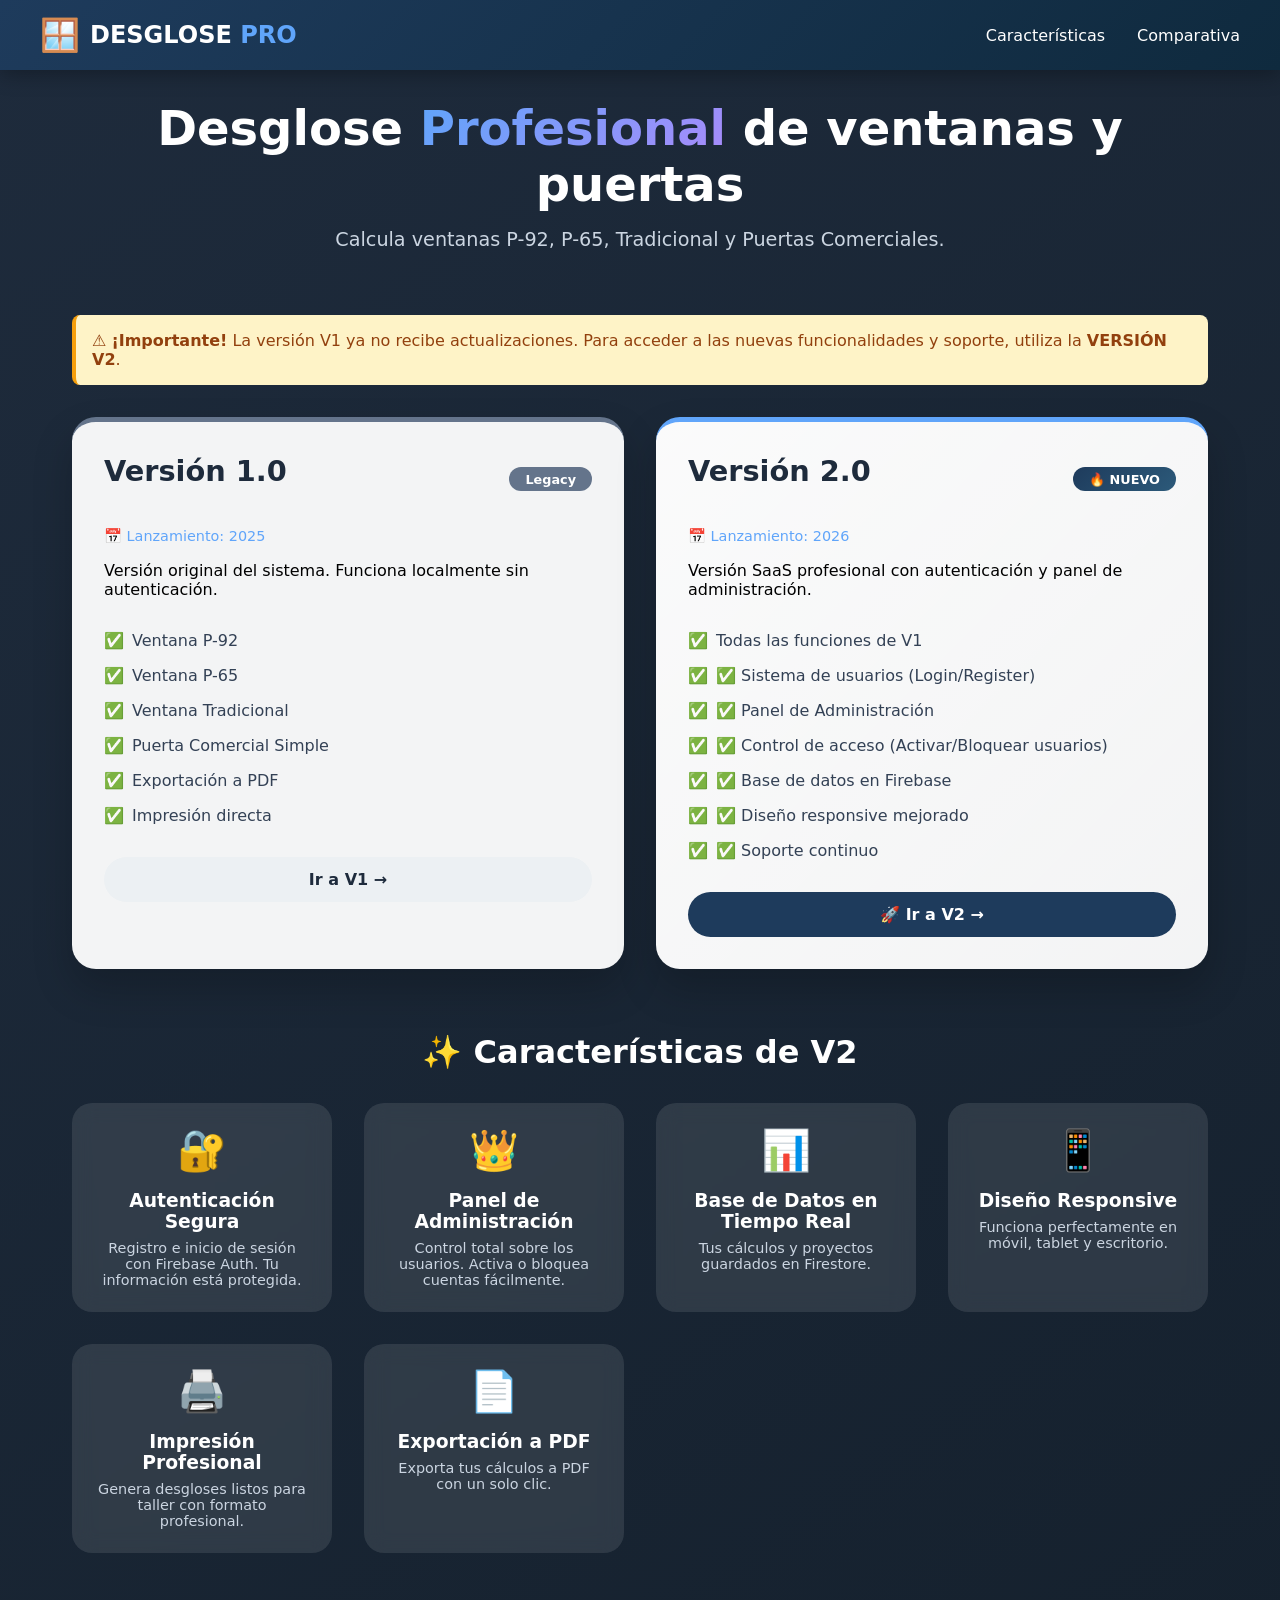
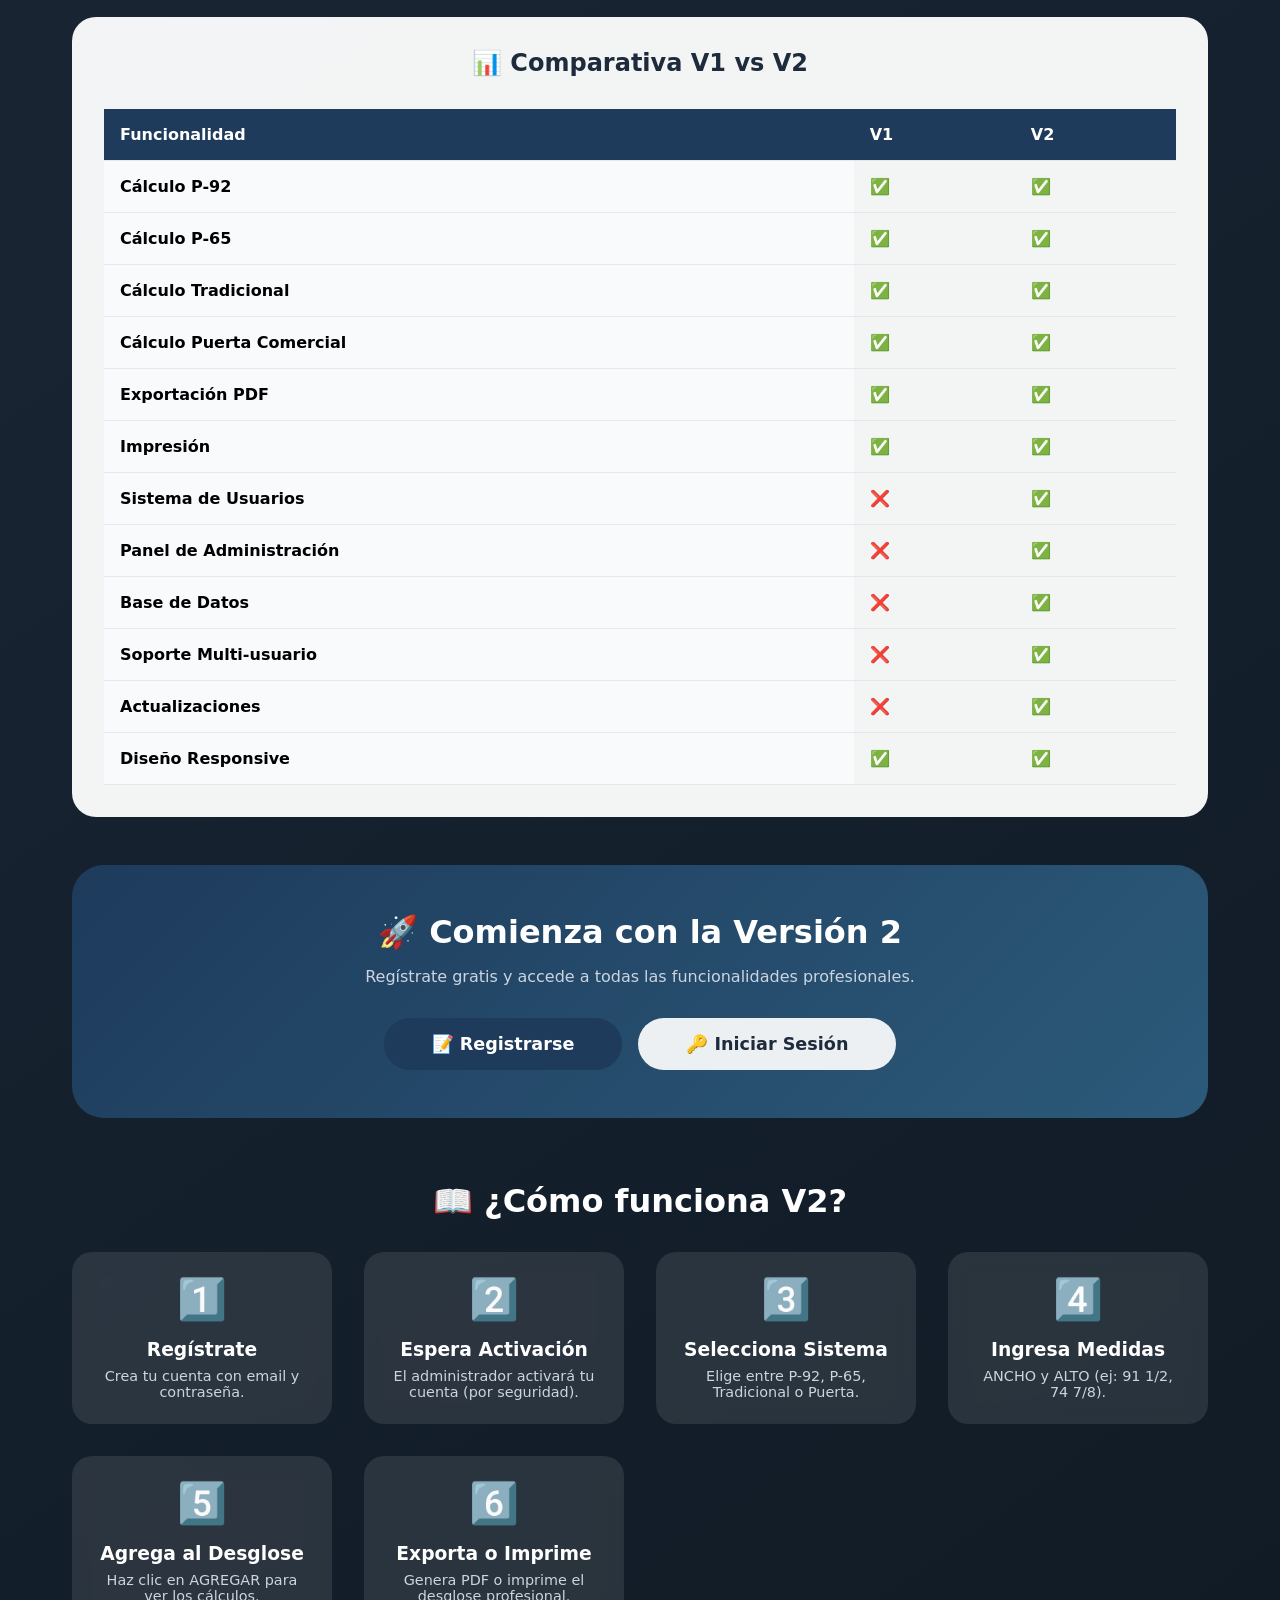
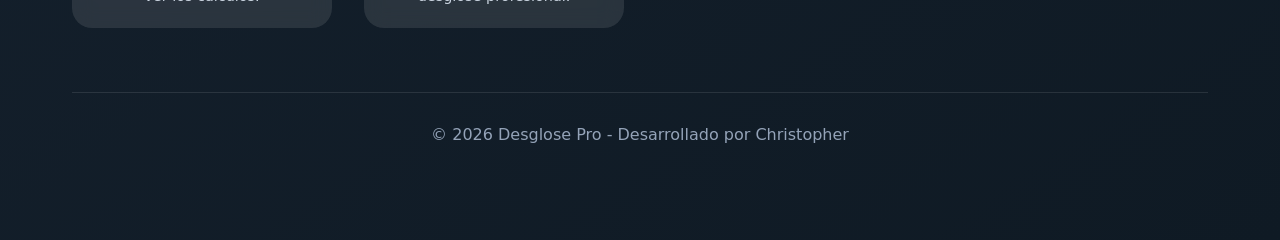
<file: index.html>
<!DOCTYPE html>
<html lang="es">
<head>
    <meta charset="UTF-8">
    <meta name="viewport" content="width=device-width, initial-scale=1.0">
    <title>DESGLOSE VENTANAS · SISTEMA PROFESIONAL</title>
    <link rel="icon" type="image/svg+xml" href="public/favicon.svg">
    <link rel="shortcut icon" href="public/favicon.svg">
    <link rel="stylesheet" href="style.css">
</head>
<body>
    <header class="header">
        <div class="header-content">
            <div class="logo">
                <div class="logo-icon">🪟</div>
                <div class="logo-text">DESGLOSE <span>PRO</span></div>
            </div>
            <div class="nav-links">
                <a href="#features">Características</a>
                <a href="#comparison">Comparativa</a>
            </div>
        </div>
    </header>

    <div class="container">
        <!-- Hero Section -->
        <div class="hero">
            <h1>Desglose <span>Profesional</span> de ventanas y puertas</h1>
            <p> Calcula ventanas P-92, P-65, Tradicional y Puertas Comerciales.</p>
        </div>

        <!-- Warning Banner -->
        <div class="warning-banner">
            <p>⚠️ <strong>¡Importante!</strong> La versión V1 ya no recibe actualizaciones. Para acceder a las nuevas funcionalidades y soporte, utiliza la <strong>VERSIÓN V2</strong>.</p>
        </div>

        <!-- Version Cards -->
        <div class="version-grid">
            <!-- V1 Card -->
            <div class="card card-v1">
                <div class="card-header">
                    <h2>Versión 1.0</h2>
                    <span class="badge-v1">Legacy</span>
                </div>
                <p class="version">📅 Lanzamiento: 2025</p>
                <p>Versión original del sistema. Funciona localmente sin autenticación.</p>
                <ul class="feature-list">
                    <li>Ventana P-92</li>
                    <li>Ventana P-65</li>
                    <li>Ventana Tradicional</li>
                    <li>Puerta Comercial Simple</li>
                    <li>Exportación a PDF</li>
                    <li>Impresión directa</li>
                </ul>
                <div style="margin-top: 1rem;">
                    <a href="https://desglose.netlify.app" class="btn btn-secondary" style="width: 100%;">Ir a V1 →</a>
                </div>
            </div>

            <!-- V2 Card -->
            <div class="card card-v2">
                <div class="card-header">
                    <h2>Versión 2.0</h2>
                    <span class="badge-v2">🔥 NUEVO</span>
                </div>
                <p class="version">📅 Lanzamiento: 2026</p>
                <p>Versión SaaS profesional con autenticación y panel de administración.</p>
                <ul class="feature-list">
                    <li>Todas las funciones de V1</li>
                    <li>✅ Sistema de usuarios (Login/Register)</li>
                    <li>✅ Panel de Administración</li>
                    <li>✅ Control de acceso (Activar/Bloquear usuarios)</li>
                    <li>✅ Base de datos en Firebase</li>
                    <li>✅ Diseño responsive mejorado</li>
                    <li>✅ Soporte continuo</li>
                </ul>
                <div style="margin-top: 1rem;">
                    <a href="https://desglose-pro.vercel.app" class="btn btn-primary" style="width: 100%;">🚀 Ir a V2 →</a>
                </div>
            </div>
        </div>

        <!-- Features Section -->
        <div class="features-section" id="features">
            <h2>✨ Características de V2</h2>
            <div class="features-grid">
                <div class="feature-card">
                    <div class="feature-icon">🔐</div>
                    <h3>Autenticación Segura</h3>
                    <p>Registro e inicio de sesión con Firebase Auth. Tu información está protegida.</p>
                </div>
                <div class="feature-card">
                    <div class="feature-icon">👑</div>
                    <h3>Panel de Administración</h3>
                    <p>Control total sobre los usuarios. Activa o bloquea cuentas fácilmente.</p>
                </div>
                <div class="feature-card">
                    <div class="feature-icon">📊</div>
                    <h3>Base de Datos en Tiempo Real</h3>
                    <p>Tus cálculos y proyectos guardados en Firestore.</p>
                </div>
                <div class="feature-card">
                    <div class="feature-icon">📱</div>
                    <h3>Diseño Responsive</h3>
                    <p>Funciona perfectamente en móvil, tablet y escritorio.</p>
                </div>
                <div class="feature-card">
                    <div class="feature-icon">🖨️</div>
                    <h3>Impresión Profesional</h3>
                    <p>Genera desgloses listos para taller con formato profesional.</p>
                </div>
                <div class="feature-card">
                    <div class="feature-icon">📄</div>
                    <h3>Exportación a PDF</h3>
                    <p>Exporta tus cálculos a PDF con un solo clic.</p>
                </div>
            </div>
        </div>

        <!-- Comparison Table -->
        <div class="comparison" id="comparison">
            <h2>📊 Comparativa V1 vs V2</h2>
            <table class="comparison-table">
                <thead>
                    <tr>
                        <th>Funcionalidad</th>
                        <th>V1</th>
                        <th>V2</th>
                    </tr>
                </thead>
                <tbody>
                    <tr><td>Cálculo P-92</td><td class="check">✅</td><td class="check">✅</td></tr>
                    <tr><td>Cálculo P-65</td><td class="check">✅</td><td class="check">✅</td></tr>
                    <tr><td>Cálculo Tradicional</td><td class="check">✅</td><td class="check">✅</td></tr>
                    <tr><td>Cálculo Puerta Comercial</td><td class="check">✅</td><td class="check">✅</td></tr>
                    <tr><td>Exportación PDF</td><td class="check">✅</td><td class="check">✅</td></tr>
                    <tr><td>Impresión</td><td class="check">✅</td><td class="check">✅</td></tr>
                    <tr><td>Sistema de Usuarios</td><td class="x">❌</td><td class="check">✅</td></tr>
                    <tr><td>Panel de Administración</td><td class="x">❌</td><td class="check">✅</td></tr>
                    <tr><td>Base de Datos</td><td class="x">❌</td><td class="check">✅</td></tr>
                    <tr><td>Soporte Multi-usuario</td><td class="x">❌</td><td class="check">✅</td></tr>
                    <tr><td>Actualizaciones</td><td class="x">❌</td><td class="check">✅</td></tr>
                    <tr><td>Diseño Responsive</td><td class="check">✅</td><td class="check">✅</td></tr>
                </tbody>
            </table>
        </div>

        <!-- CTA Section -->
        <div class="cta" id="v2">
            <h2>🚀 Comienza con la Versión 2</h2>
            <p>Regístrate gratis y accede a todas las funcionalidades profesionales.</p>
            <div class="cta-buttons">
                <a href="https://desglose-pro.vercel.app/register" class="btn btn-primary btn-large">📝 Registrarse</a>
                <a href="https://desglose-pro.vercel.app/login" class="btn btn-secondary btn-large">🔑 Iniciar Sesión</a>
            </div>
        </div>

        <!-- Cómo funciona -->
        <div class="features-section">
            <h2>📖 ¿Cómo funciona V2?</h2>
            <div class="features-grid">
                <div class="feature-card">
                    <div class="feature-icon">1️⃣</div>
                    <h3>Regístrate</h3>
                    <p>Crea tu cuenta con email y contraseña.</p>
                </div>
                <div class="feature-card">
                    <div class="feature-icon">2️⃣</div>
                    <h3>Espera Activación</h3>
                    <p>El administrador activará tu cuenta (por seguridad).</p>
                </div>
                <div class="feature-card">
                    <div class="feature-icon">3️⃣</div>
                    <h3>Selecciona Sistema</h3>
                    <p>Elige entre P-92, P-65, Tradicional o Puerta.</p>
                </div>
                <div class="feature-card">
                    <div class="feature-icon">4️⃣</div>
                    <h3>Ingresa Medidas</h3>
                    <p>ANCHO y ALTO (ej: 91 1/2, 74 7/8).</p>
                </div>
                <div class="feature-card">
                    <div class="feature-icon">5️⃣</div>
                    <h3>Agrega al Desglose</h3>
                    <p>Haz clic en AGREGAR para ver los cálculos.</p>
                </div>
                <div class="feature-card">
                    <div class="feature-icon">6️⃣</div>
                    <h3>Exporta o Imprime</h3>
                    <p>Genera PDF o imprime el desglose profesional.</p>
                </div>
            </div>
        </div>

        <!-- Footer -->
        <div class="footer">
            <p>© 2026 Desglose Pro - Desarrollado por Christopher</p>
        </div>
    </div>
    <script src="script.js"></script>
</body>
</html>
</file>
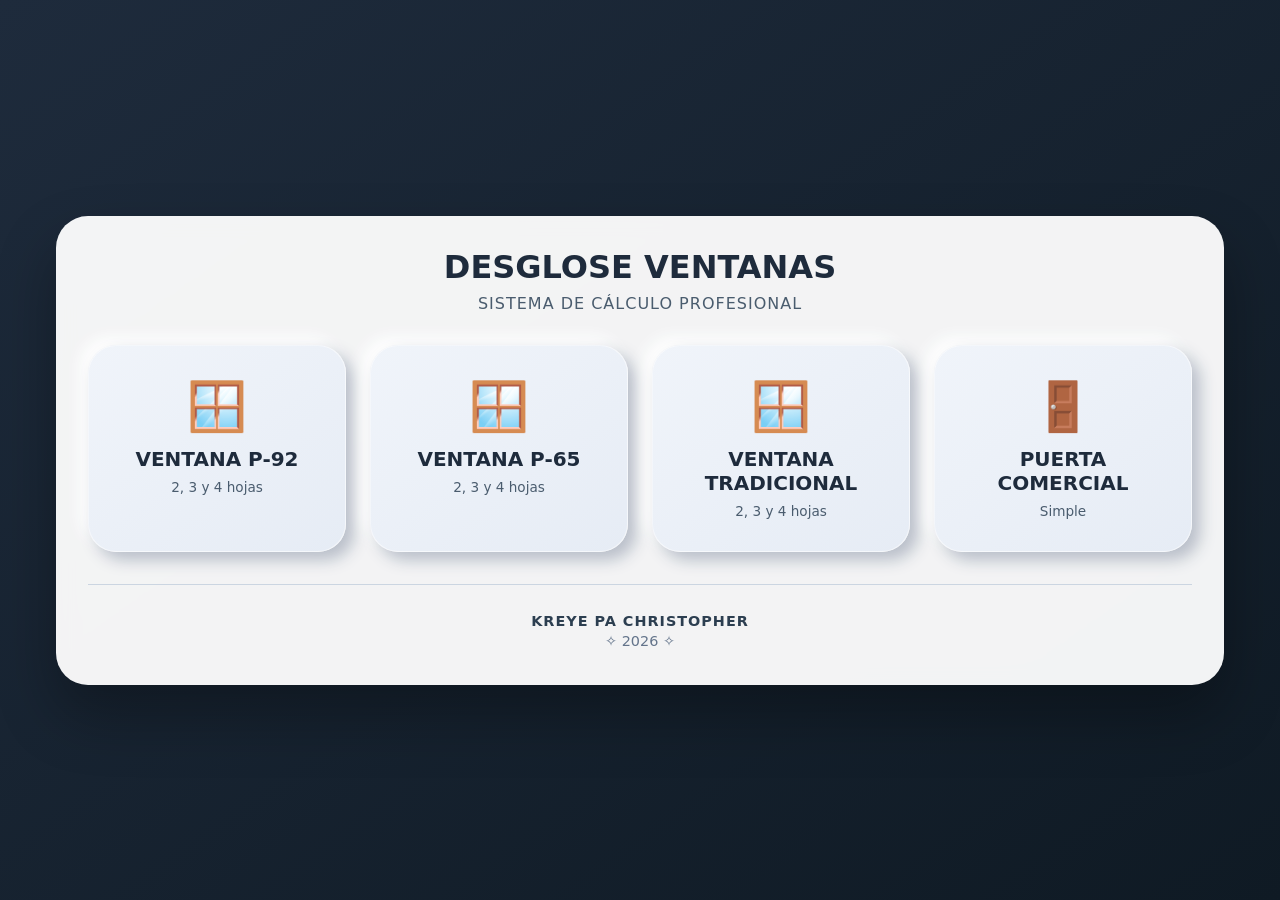
<file: close/index.html>
<!DOCTYPE html>
<html lang="es">
<head>
    <meta charset="UTF-8">
    <meta name="viewport" content="width=device-width, initial-scale=1.0">
    <title>DESGLOSE VENTANAS · SISTEMA PROFESIONAL</title>
    <link rel="icon" type="image/svg+xml" href="public/favicon.svg">
    <link rel="shortcut icon" href="public/favicon.svg">
    <link rel="stylesheet" href="style.css">
</head>
<body>
    <div class="splash-container">
        <div class="splash-card">
            <h1>DESGLOSE VENTANAS</h1>
            <h2>SISTEMA DE CÁLCULO PROFESIONAL</h2>
            
            <div class="product-grid">
                <a href="ventanas/p-92/p-92.html" class="product-card">
                    <div class="product-icon">🪟</div>
                    <div class="product-title">VENTANA P-92</div>
                    <div class="product-desc">2, 3 y 4 hojas</div>
                </a>
                
                <a href="ventanas/p-65/p-65.html" class="product-card">
                    <div class="product-icon">🪟</div>
                    <div class="product-title">VENTANA P-65</div>
                    <div class="product-desc">2, 3 y 4 hojas</div>
                </a>
                
                <a href="ventanas/tradicional/tradicional.html" class="product-card">
                    <div class="product-icon">🪟</div>
                    <div class="product-title">VENTANA TRADICIONAL</div>
                    <div class="product-desc">2, 3 y 4 hojas</div>
                </a>
                
                <a href="puertas/puerta-comercial/puerta-comercial.html" class="product-card">
                    <div class="product-icon">🚪</div>
                    <div class="product-title">PUERTA COMERCIAL</div>
                    <div class="product-desc">Simple</div>
                </a>
            </div>
            
            <div class="splash-footer">
                <p>KREYE PA CHRISTOPHER</p>
                <p>✧ 2026 ✧</p>
            </div>
        </div>
    </div>
</body>
</html>
</file>
<file: style.css>
/* Base Styles */
* {
    margin: 0;
    padding: 0;
    box-sizing: border-box;
    font-family: 'Segoe UI', Roboto, system-ui, sans-serif;
}

body {
    background: linear-gradient(145deg, #1e2b3c 0%, #0f1a24 100%);
    min-height: 100vh;
}

/* Header */
.header {
    background: linear-gradient(135deg, #1e3b5c, #0f2a3e);
    padding: 1rem 2rem;
    position: fixed;
    top: 0;
    width: 100%;
    z-index: 1000;
    box-shadow: 0 4px 20px rgba(0,0,0,0.3);
}

.header-content {
    max-width: 1200px;
    margin: 0 auto;
    display: flex;
    justify-content: space-between;
    align-items: center;
    flex-wrap: wrap;
    gap: 1rem;
}

.logo {
    display: flex;
    align-items: center;
    gap: 10px;
}

.logo-icon {
    font-size: 2rem;
}

.logo-text {
    color: white;
    font-size: 1.5rem;
    font-weight: 700;
}

.logo-text span {
    color: #60a5fa;
}

/* Navigation */
.nav-links {
    display: flex;
    gap: 2rem;
    align-items: center;
}

.nav-links a {
    color: white;
    text-decoration: none;
    font-weight: 500;
    transition: color 0.3s;
    white-space: nowrap;
}

.nav-links a:hover {
    color: #60a5fa;
}

/* Menu Toggle Button (Mobile) */
.menu-toggle {
    display: none;
    background: none;
    border: none;
    color: white;
    font-size: 1.8rem;
    cursor: pointer;
    padding: 0.5rem;
    transition: transform 0.2s;
}

.menu-toggle:hover {
    transform: scale(1.1);
}

.menu-toggle:active {
    transform: scale(0.95);
}

/* Container */
.container {
    max-width: 1200px;
    margin: 0 auto;
    padding: 100px 2rem 4rem;
}

/* Hero Section */
.hero {
    text-align: center;
    margin-bottom: 4rem;
}

.hero h1 {
    font-size: 3rem;
    color: white;
    margin-bottom: 1rem;
}

.hero h1 span {
    background: linear-gradient(135deg, #60a5fa, #a78bfa);
    -webkit-background-clip: text;
    background-clip: text;
    color: transparent;
}

.hero p {
    font-size: 1.2rem;
    color: #cbd5e1;
    max-width: 700px;
    margin: 0 auto;
}

/* Cards */
.version-grid {
    display: grid;
    grid-template-columns: 1fr 1fr;
    gap: 2rem;
    margin-bottom: 3rem;
}

.card {
    background: rgba(255,255,255,0.95);
    border-radius: 24px;
    padding: 2rem;
    box-shadow: 0 20px 40px rgba(0,0,0,0.2);
    transition: transform 0.3s;
}

.card:hover {
    transform: translateY(-5px);
}

.card-v1 {
    border-top: 5px solid #64748b;
}

.card-v2 {
    border-top: 5px solid #60a5fa;
    background: linear-gradient(135deg, rgba(255,255,255,0.98), rgba(255,255,255,0.95));
}

.card-header {
    display: flex;
    justify-content: space-between;
    align-items: center;
    margin-bottom: 1.5rem;
    flex-wrap: wrap;
    gap: 0.5rem;
}

.badge-v1 {
    background: #64748b;
    color: white;
    padding: 0.3rem 1rem;
    border-radius: 50px;
    font-size: 0.8rem;
    font-weight: 600;
}

.badge-v2 {
    background: linear-gradient(135deg, #1e3b5c, #2c5a7a);
    color: white;
    padding: 0.3rem 1rem;
    border-radius: 50px;
    font-size: 0.8rem;
    font-weight: 600;
}

.card h2 {
    font-size: 1.8rem;
    margin-bottom: 1rem;
    color: #1e2b3c;
}

.version {
    color: #60a5fa;
    font-size: 0.9rem;
    margin-bottom: 1rem;
}

.feature-list {
    list-style: none;
    margin: 1.5rem 0;
}

.feature-list li {
    padding: 0.5rem 0;
    display: flex;
    align-items: center;
    gap: 0.5rem;
    color: #334155;
    flex-wrap: wrap;
}

.feature-list li::before {
    content: "✅";
}

/* Buttons */
.btn {
    display: inline-block;
    padding: 0.8rem 2rem;
    border-radius: 50px;
    text-decoration: none;
    font-weight: 600;
    transition: all 0.3s;
    text-align: center;
    cursor: pointer;
    border: none;
}

.btn-primary {
    background: #1e3b5c;
    color: white;
}

.btn-primary:hover {
    background: #2c5a7a;
    transform: translateY(-2px);
}

.btn-secondary {
    background: #ecf0f3;
    color: #1e2b3c;
}

.btn-secondary:hover {
    background: #dce2e8;
    transform: translateY(-2px);
}

.btn-large {
    padding: 1rem 3rem;
    font-size: 1.1rem;
}

/* Features Section */
.features-section {
    margin: 4rem 0;
    text-align: center;
}

.features-section h2 {
    color: white;
    font-size: 2rem;
    margin-bottom: 2rem;
}

.features-grid {
    display: grid;
    grid-template-columns: repeat(auto-fit, minmax(250px, 1fr));
    gap: 2rem;
}

.feature-card {
    background: rgba(255,255,255,0.1);
    backdrop-filter: blur(10px);
    border-radius: 20px;
    padding: 1.5rem;
    text-align: center;
    transition: transform 0.3s;
}

.feature-card:hover {
    transform: translateY(-5px);
    background: rgba(255,255,255,0.15);
}

.feature-icon {
    font-size: 2.5rem;
    margin-bottom: 1rem;
}

.feature-card h3 {
    color: white;
    margin-bottom: 0.5rem;
}

.feature-card p {
    color: #cbd5e1;
    font-size: 0.9rem;
}

/* Call to Action */
.cta {
    background: linear-gradient(135deg, #1e3b5c, #2c5a7a);
    border-radius: 32px;
    padding: 3rem;
    text-align: center;
    margin: 3rem 0;
}

.cta h2 {
    color: white;
    font-size: 2rem;
    margin-bottom: 1rem;
}

.cta p {
    color: #cbd5e1;
    margin-bottom: 2rem;
}

.cta-buttons {
    display: flex;
    gap: 1rem;
    justify-content: center;
    flex-wrap: wrap;
}

/* Comparison Table */
.comparison {
    background: rgba(255,255,255,0.95);
    border-radius: 24px;
    padding: 2rem;
    margin: 3rem 0;
    overflow-x: auto;
}

.comparison h2 {
    text-align: center;
    margin-bottom: 2rem;
    color: #1e2b3c;
}

.comparison-table {
    width: 100%;
    border-collapse: collapse;
    min-width: 500px;
}

.comparison-table th,
.comparison-table td {
    padding: 1rem;
    text-align: left;
    border-bottom: 1px solid #e2e8f0;
}

.comparison-table th {
    background: #1e3b5c;
    color: white;
    font-weight: 600;
}

.comparison-table td:first-child {
    font-weight: 600;
    background: #f8fafc;
}

.check {
    color: #10b981;
    font-weight: bold;
}

.x {
    color: #ef4444;
}

/* Footer */
.footer {
    text-align: center;
    padding: 2rem;
    border-top: 1px solid rgba(255,255,255,0.1);
    margin-top: 3rem;
    color: #94a3b8;
}

/* Warning Banner */
.warning-banner {
    background: #fef3c7;
    border-left: 4px solid #f59e0b;
    padding: 1rem;
    margin-bottom: 2rem;
    border-radius: 8px;
}

.warning-banner p {
    color: #92400e;
    margin: 0;
}

/* ============================================ */
/* RESPONSIVE STYLES - TELEFÒN AK TABLÈT */
/* ============================================ */

/* Tablets (max-width: 992px) */
@media (max-width: 992px) {
    .hero h1 {
        font-size: 2.5rem;
    }
    
    .version-grid {
        gap: 1.5rem;
    }
    
    .card h2 {
        font-size: 1.5rem;
    }
}

/* Mobile (max-width: 768px) */
@media (max-width: 768px) {
    /* Header */
    .header {
        padding: 0.8rem 1rem;
    }
    
    .menu-toggle {
        display: block;
    }
    
    .nav-links {
        display: none;
        width: 100%;
        flex-direction: column;
        gap: 0.8rem;
        padding: 1rem 0;
        background: linear-gradient(135deg, #1e3b5c, #0f2a3e);
        border-radius: 12px;
        margin-top: 0.5rem;
    }
    
    .nav-links.show {
        display: flex;
    }
    
    .nav-links a {
        width: 100%;
        text-align: center;
        padding: 0.8rem;
        border-radius: 8px;
    }
    
    .nav-links a:hover {
        background: rgba(255,255,255,0.1);
    }
    
    .logo-text {
        font-size: 1.2rem;
    }
    
    .logo-icon {
        font-size: 1.5rem;
    }
    
    /* Container */
    .container {
        padding: 80px 1rem 2rem;
    }
    
    /* Hero */
    .hero h1 {
        font-size: 1.8rem;
    }
    
    .hero p {
        font-size: 1rem;
        padding: 0 0.5rem;
    }
    
    /* Version Grid */
    .version-grid {
        grid-template-columns: 1fr;
        gap: 1.5rem;
    }
    
    /* Cards */
    .card {
        padding: 1.5rem;
    }
    
    .card-header {
        flex-direction: column;
        align-items: flex-start;
    }
    
    .card h2 {
        font-size: 1.5rem;
    }
    
    /* Features */
    .features-section h2 {
        font-size: 1.5rem;
    }
    
    .features-grid {
        grid-template-columns: 1fr;
        gap: 1rem;
    }
    
    .feature-card {
        padding: 1.2rem;
    }
    
    /* CTA */
    .cta {
        padding: 2rem 1rem;
        border-radius: 20px;
    }
    
    .cta h2 {
        font-size: 1.5rem;
    }
    
    .cta p {
        font-size: 0.9rem;
    }
    
    .btn-large {
        padding: 0.8rem 1.5rem;
        font-size: 1rem;
    }
    
    .cta-buttons {
        flex-direction: column;
        gap: 0.8rem;
    }
    
    .cta-buttons a {
        width: 100%;
    }
    
    /* Comparison Table */
    .comparison {
        padding: 1rem;
        border-radius: 16px;
    }
    
    .comparison h2 {
        font-size: 1.3rem;
    }
    
    .comparison-table th,
    .comparison-table td {
        padding: 0.6rem;
        font-size: 0.8rem;
    }
    
    /* Footer */
    .footer {
        padding: 1.5rem;
        font-size: 0.8rem;
    }
    
    /* Warning Banner */
    .warning-banner {
        padding: 0.8rem;
        font-size: 0.85rem;
    }
}

/* Small Mobile (max-width: 480px) */
@media (max-width: 480px) {
    .header {
        padding: 0.6rem 0.8rem;
    }
    
    .logo-text {
        font-size: 1rem;
    }
    
    .logo-icon {
        font-size: 1.2rem;
    }
    
    .menu-toggle {
        font-size: 1.5rem;
    }
    
    .hero h1 {
        font-size: 1.5rem;
    }
    
    .hero p {
        font-size: 0.85rem;
    }
    
    .card h2 {
        font-size: 1.3rem;
    }
    
    .card {
        padding: 1rem;
    }
    
    .feature-list li {
        font-size: 0.85rem;
    }
    
    .btn {
        padding: 0.6rem 1rem;
        font-size: 0.85rem;
    }
    
    .features-section h2 {
        font-size: 1.3rem;
    }
    
    .cta h2 {
        font-size: 1.3rem;
    }
    
    .comparison-table th,
    .comparison-table td {
        padding: 0.4rem;
        font-size: 0.7rem;
    }
    
    .footer {
        font-size: 0.7rem;
    }
}
</file>
<file: close/style.css>
* {
    margin: 0;
    padding: 0;
    box-sizing: border-box;
    font-family: 'Segoe UI', Roboto, system-ui, sans-serif;
}

body {
    background: linear-gradient(145deg, #1e2b3c, #0f1a24);
    min-height: 100vh;
    display: flex;
    justify-content: center;
    align-items: center;
    padding: 1rem;
}

.splash-container {
    width: 100%;
    max-width: 1200px;
    padding: 1rem;
}

.splash-card {
    background: rgba(255,255,255,0.95);
    backdrop-filter: blur(10px);
    border-radius: 32px;
    padding: 2rem;
    box-shadow: 0 30px 60px rgba(0,0,0,0.3);
    text-align: center;
}

.splash-card h1 {
    font-size: 2rem;
    color: #1e2b3c;
    margin-bottom: 0.5rem;
}

.splash-card h2 {
    font-size: 1rem;
    color: #4a5c6e;
    font-weight: 400;
    margin-bottom: 2rem;
    letter-spacing: 1px;
}

.product-grid {
    display: grid;
    grid-template-columns: repeat(auto-fit, minmax(250px, 1fr));
    gap: 1.5rem;
    margin: 2rem 0;
}

.product-card {
    background: linear-gradient(145deg, #f0f4fa, #e6ecf5);
    border-radius: 28px;
    padding: 2rem 1rem;
    text-decoration: none;
    color: #1e2b3c;
    transition: all 0.3s;
    box-shadow: 8px 8px 16px #b8bec9, -8px -8px 16px #ffffff;
    border: 1px solid rgba(255,255,255,0.5);
}

.product-card:hover {
    transform: translateY(-5px);
    box-shadow: 12px 12px 24px #a3aab8, -12px -12px 24px #ffffff;
}

.product-icon {
    font-size: 3rem;
    margin-bottom: 0.75rem;
}

.product-title {
    font-size: 1.25rem;
    font-weight: 700;
    margin-bottom: 0.5rem;
}

.product-desc {
    color: #4a5c6e;
    font-size: 0.85rem;
}

.splash-footer {
    margin-top: 2rem;
    color: #64748b;
    border-top: 1px solid #cbd5e1;
    padding-top: 1.5rem;
}

.splash-footer p {
    margin: 0.25rem 0;
    font-size: 0.9rem;
}

.splash-footer p:first-child {
    font-weight: 600;
    color: #2c3e50;
    letter-spacing: 1px;
}

/* Responsive pour mobile */
@media (max-width: 768px) {
    body {
        padding: 0.5rem;
    }
    
    .splash-card {
        padding: 1.5rem;
        border-radius: 24px;
    }
    
    .splash-card h1 {
        font-size: 1.5rem;
    }
    
    .splash-card h2 {
        font-size: 0.85rem;
        margin-bottom: 1.5rem;
    }
    
    .product-grid {
        grid-template-columns: 1fr;
        gap: 1rem;
    }
    
    .product-card {
        padding: 1.25rem;
    }
    
    .product-icon {
        font-size: 2.5rem;
    }
    
    .product-title {
        font-size: 1.1rem;
    }
}

@media (max-width: 480px) {
    .splash-card {
        padding: 1rem;
    }
    
    .splash-card h1 {
        font-size: 1.25rem;
    }
    
    .product-card {
        padding: 1rem;
    }
}
</file>
